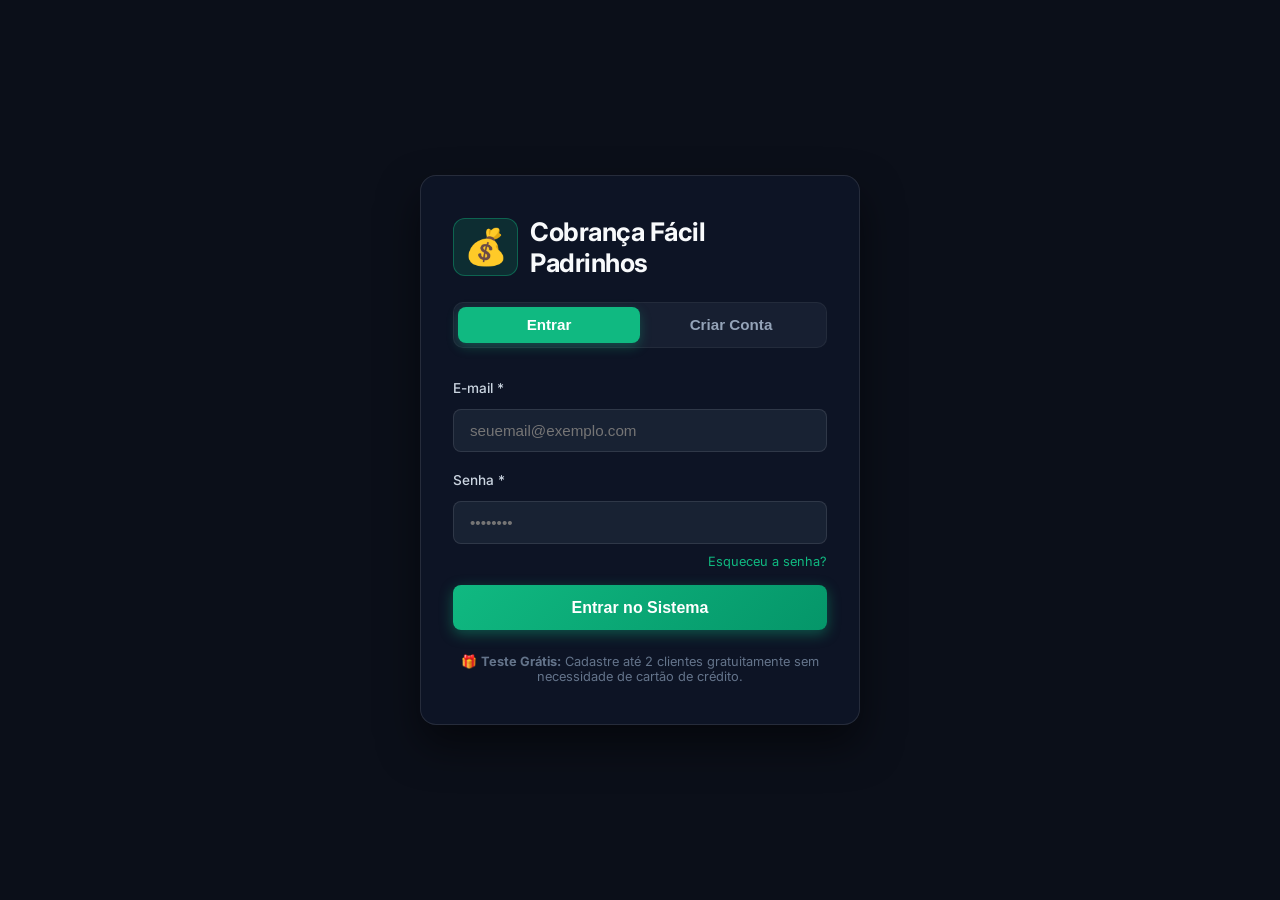
<file: frontend/index.html>
<!DOCTYPE html>
<html lang="pt-BR">
<head>
  <meta charset="UTF-8">
  <meta name="viewport" content="width=device-width, initial-scale=1.0, viewport-fit=cover">
  <meta name="mobile-web-app-capable" content="yes">
  <meta name="apple-mobile-web-app-capable" content="yes">
  <meta name="apple-mobile-web-app-status-bar-style" content="black-translucent">
  <meta name="apple-mobile-web-app-title" content="Cobrança Fácil">
  <meta name="application-name" content="Cobrança Fácil">
  <meta name="theme-color" content="#10b981">
  <meta name="msapplication-TileColor" content="#0b0f19">
  <meta name="msapplication-TileImage" content="/icons/icon-144x144.png">

  <!-- SEO -->
  <meta name="description" content="Gerencie empréstimos, carnês e cobranças de forma simples e segura. Ativação automática via Pix. SaaS para operadores de crédito.">
  <meta name="keywords" content="empréstimos, carnês, cobranças, gestão financeira, pix, crédito pessoal">
  <meta name="robots" content="noindex, nofollow">

  <!-- Open Graph -->
  <meta property="og:title" content="Cobrança Fácil Padrinhos">
  <meta property="og:description" content="Gestão de empréstimos e carnês com Pix automático.">
  <meta property="og:type" content="website">
  <meta property="og:image" content="/icons/icon-512x512.png">

  <title>Cobrança Fácil Padrinhos - Gestão de Empréstimos &amp; Carnês</title>

  <!-- PWA Manifest -->
  <link rel="manifest" href="/manifest.json">

  <!-- Favicons & Apple Touch Icons -->
  <link rel="icon" type="image/png" sizes="32x32" href="/favicon.ico">
  <link rel="apple-touch-icon" href="/icons/apple-touch-icon.png">
  <link rel="apple-touch-icon" sizes="152x152" href="/icons/icon-152x152.png">
  <link rel="apple-touch-icon" sizes="192x192" href="/icons/icon-192x192.png">

  <!-- Splash Screens iOS (opcionais) -->
  <meta name="apple-mobile-web-app-status-bar-style" content="black-translucent">

  <link rel="preconnect" href="https://fonts.googleapis.com">
  <link rel="preconnect" href="https://fonts.gstatic.com" crossorigin>
  <link href="https://fonts.googleapis.com/css2?family=Inter:wght@400;500;600;700&display=swap" rel="stylesheet">
  <link rel="stylesheet" href="css/style.css">
  <script>
    // Auth Check Immediate Script
    if (!localStorage.getItem('token')) {
      window.location.href = 'login.html';
    }
    // Registrar Service Worker para PWA
    if ('serviceWorker' in navigator) {
      window.addEventListener('load', () => {
        navigator.serviceWorker.register('/sw.js')
          .then(reg => console.log('[PWA] Service Worker registrado:', reg.scope))
          .catch(err => console.warn('[PWA] SW não registrado:', err));
      });
    }
  </script>
</head>
<body>

  <!-- Toast Notification Container -->
  <div id="toast-container" style="position: fixed; top: 20px; right: 20px; z-index: 9999; display: flex; flex-direction: column; gap: 10px;"></div>

  <!-- Sidebar -->
  <aside class="sidebar" style="display: flex; flex-direction: column; justify-content: space-between;">
    <div>
      <div class="brand">
        <div class="brand-icon">💰</div>
        <span>Cobrança Fácil Padrinhos</span>
      </div>

      <!-- Logged User Info Badge -->
      <div style="background: rgba(30, 41, 59, 0.7); border: 1px solid var(--border-color); border-radius: 8px; padding: 0.75rem 1rem; margin: 0 1rem 1.25rem 1rem;">
        <div style="font-size: 0.85rem; font-weight: 600; color: #f8fafc;" id="user-display-nome">Operador</div>
        <div style="font-size: 0.75rem; color: var(--text-muted);" id="user-display-email">...</div>
        <div style="margin-top: 0.4rem;" id="user-display-badge">
          <span class="badge badge-warning">Carregando...</span>
        </div>
      </div>

      <!-- REORGANIZAÇÃO DO MENU LATERAL: CLIENTES EM PRIMEIRO LUGAR -->
      <ul class="nav-list">
        <li class="nav-item active">
          <button data-tab="clientes">
            <span>👥</span> Clientes
          </button>
        </li>
        <li class="nav-item">
          <button data-tab="dashboard">
            <span>📊</span> Dashboard
          </button>
        </li>
        <li class="nav-item">
          <button data-tab="emprestimos">
            <span>📄</span> Empréstimos &amp; Carnês
          </button>
        </li>
        <li class="nav-item">
          <button data-tab="simulador">
            <span>🧮</span> Simulador
          </button>
        </li>
        <!-- ABA EXCLUSIVA ADMIN -->
        <li class="nav-item" id="nav-item-admin" style="display: none;">
          <button data-tab="admin" style="color: #a5b4fc;">
            <span>👑</span> Painel Admin
          </button>
        </li>
      </ul>
    </div>

    <!-- Botão de Sair -->
    <div style="padding: 1rem;">
      <button class="btn btn-secondary" onclick="logout()" style="width: 100%; display: flex; align-items: center; justify-content: center; gap: 0.5rem;">
        <span>🚪</span> Sair da Conta
      </button>
    </div>
  </aside>

  <!-- Main Content -->
  <main class="main-content">

    <!-- Banner de Aviso de Assinatura/Trial -->
    <div id="trial-alert-banner" style="display: none; background: linear-gradient(135deg, rgba(99,102,241,0.2) 0%, rgba(139,92,246,0.2) 100%); border: 1px solid rgba(99,102,241,0.4); border-radius: 10px; padding: 1rem 1.25rem; margin-bottom: 1.5rem; justify-content: space-between; align-items: center; flex-wrap: wrap; gap: 1rem;">
      <div>
        <strong style="color: #a5b4fc; font-size: 0.95rem;">🎁 Período de Teste Grátis Ativo</strong>
        <p style="font-size: 0.85rem; color: #cbd5e1; margin: 0.2rem 0 0 0;" id="trial-alert-text">Você está usando o plano de testes. Cadastre até 2 clientes gratuitamente.</p>
      </div>
      <button class="btn btn-primary" onclick="openModal('modal-upgrade')">⭐ Assinar Plano R$ 50/mês</button>
    </div>

    <!-- TAB 1: CLIENTES (AGORA ATIVA POR PADRÃO NO TOPO) -->
    <div id="tab-clientes" class="tab-content active">
      <div class="header">
        <div class="header-title">
          <h1>Gestão de Clientes</h1>
          <p>Cadastre, edite e gerencie a carteira de tomadores de empréstimos.</p>
        </div>
        <button class="btn btn-primary" onclick="openNovoClienteModal()">+ Cadastrar Cliente</button>
      </div>

      <div class="card">
        <div class="card-header">
          <input type="text" id="search-cliente" class="form-control" style="max-width: 340px;" placeholder="Buscar por Nome, CPF ou Instagram..." onkeyup="loadClientes()">
        </div>
        <div class="table-responsive">
          <table class="table">
            <thead>
              <tr>
                <th>ID</th>
                <th>Nome</th>
                <th>CPF</th>
                <th>Instagram</th>
                <th>Telefones / Contato Direct</th>
                <th>Status</th>
                <th class="text-right">Ações</th>
              </tr>
            </thead>
            <tbody id="tbody-clientes">
              <!-- Render via JS -->
            </tbody>
          </table>
        </div>
      </div>
    </div>

    <!-- TAB 2: DASHBOARD -->
    <div id="tab-dashboard" class="tab-content">
      <div class="header">
        <div class="header-title">
          <h1>Visão Geral da Carteira</h1>
          <p>Acompanhe métricas financeiras, clientes e recebimentos em tempo real.</p>
        </div>
        <button class="btn btn-primary" onclick="openNovoEmprestimoModal()">+ Novo Empréstimo</button>
      </div>

      <div class="stats-grid">
        <div class="stat-card">
          <div class="stat-icon emerald">👥</div>
          <div class="stat-info">
            <div class="stat-label">Clientes Ativos</div>
            <div class="stat-value" id="stat-clientes">0</div>
          </div>
        </div>

        <div class="stat-card">
          <div class="stat-icon indigo">📝</div>
          <div class="stat-info">
            <div class="stat-label">Empréstimos Ativos</div>
            <div class="stat-value" id="stat-emprestimos-ativos">0</div>
          </div>
        </div>

        <div class="stat-card">
          <div class="stat-icon emerald">💸</div>
          <div class="stat-info">
            <div class="stat-label">Total Emprestado</div>
            <div class="stat-value" id="stat-valor-emprestado">R$ 0,00</div>
          </div>
        </div>

        <div class="stat-card">
          <div class="stat-icon amber">⏳</div>
          <div class="stat-info">
            <div class="stat-label">A Receber</div>
            <div class="stat-value" id="stat-valor-receber">R$ 0,00</div>
          </div>
        </div>

        <div class="stat-card">
          <div class="stat-icon emerald">✅</div>
          <div class="stat-info">
            <div class="stat-label">Total Recebido</div>
            <div class="stat-value" id="stat-valor-recebido">R$ 0,00</div>
          </div>
        </div>

        <div class="stat-card">
          <div class="stat-icon rose">⚠️</div>
          <div class="stat-info">
            <div class="stat-label">Parcelas Vencidas</div>
            <div class="stat-value" id="stat-parcelas-vencidas">0</div>
          </div>
        </div>
      </div>
    </div>

    <!-- TAB 3: EMPRÉSTIMOS & CARNÊS -->
    <div id="tab-emprestimos" class="tab-content">
      <div class="header">
        <div class="header-title">
          <h1>Empréstimos e Carnês</h1>
          <p>Emissão de contratos, cálculo de parcelas e controle de pagamentos.</p>
        </div>
        <button class="btn btn-primary" onclick="openNovoEmprestimoModal()">+ Novo Empréstimo</button>
      </div>

      <div class="card">
        <div class="table-responsive">
          <table class="table">
            <thead>
              <tr>
                <th>Contrato</th>
                <th>Cliente</th>
                <th>Valor Emprestado</th>
                <th>Juros/Mês</th>
                <th>Modalidade</th>
                <th>Parcelas</th>
                <th>Status</th>
                <th class="text-right">Ações</th>
              </tr>
            </thead>
            <tbody id="tbody-emprestimos">
              <!-- Render via JS -->
            </tbody>
          </table>
        </div>
      </div>
    </div>

    <!-- TAB 4: SIMULADOR -->
    <div id="tab-simulador" class="tab-content">
      <div class="header">
        <div class="header-title">
          <h1>Simulador de Empréstimos</h1>
          <p>Calcule instantaneamente o valor das parcelas para cada modalidade.</p>
        </div>
      </div>

      <div class="card" style="max-width: 600px; margin: 0 auto;">
        <div class="form-group" style="margin-bottom: 1rem;">
          <label>Valor a Emprestar (R$)</label>
          <input type="number" id="sim-valor" class="form-control" value="1000" oninput="handleSimulacao()">
        </div>
        <div class="form-group" style="margin-bottom: 1rem;">
          <label>Taxa de Juros Mensal (%)</label>
          <input type="number" id="sim-taxa" class="form-control" value="5" step="0.5" oninput="handleSimulacao()">
        </div>
        <div class="form-group" style="margin-bottom: 1rem;">
          <label>Número de Parcelas (Meses)</label>
          <input type="number" id="sim-parcelas" class="form-control" value="6" oninput="handleSimulacao()">
        </div>
        <div class="form-group" style="margin-bottom: 1.5rem;">
          <label>Modalidade de Pagamento</label>
          <select id="sim-modalidade" class="form-control" onchange="handleSimulacao()">
            <option value="price">📊 Parcelado Normal (Tabela Price)</option>
            <option value="juros_final">💡 Apenas Juros Mensais + Capital no Final</option>
          </select>
        </div>

        <div style="background: rgba(15, 23, 42, 0.8); border: 1px solid var(--border-color); border-radius: 8px; padding: 1.25rem;">
          <div id="sim-aviso-juros-final" style="display:none; background: rgba(99,102,241,0.1); border: 1px solid rgba(99,102,241,0.4); border-radius: 6px; padding: 0.75rem; margin-bottom: 1rem; font-size: 0.82rem; color: #a5b4fc; line-height: 1.5;">
            💡 <strong>Modalidade Juros no Final:</strong> Você pagará mensalmente apenas os <strong>juros</strong>. O <strong>capital principal</strong> será devolvido integralmente na última parcela junto com os juros do mês.
          </div>
          <div style="display: flex; justify-content: space-between; margin-bottom: 0.75rem;">
            <span id="sim-label-parcela">Valor da Parcela Mensal (Juros):</span>
            <strong id="sim-res-parcela" style="color: var(--primary); font-size: 1.2rem;">R$ 0,00</strong>
          </div>
          <div style="display: flex; justify-content: space-between; margin-bottom: 0.75rem;" id="sim-linha-ultima" style="display:none;">
            <span>Valor da Última Parcela (Juros + Capital):</span>
            <strong id="sim-res-ultima" style="color: #f59e0b; font-size: 1.1rem;">R$ 0,00</strong>
          </div>
          <div style="display: flex; justify-content: space-between; margin-bottom: 0.75rem;">
            <span>Total de Juros:</span>
            <strong id="sim-res-juros">R$ 0,00</strong>
          </div>
          <div style="display: flex; justify-content: space-between; border-top: 1px solid var(--border-color); padding-top: 0.75rem;">
            <span>Valor Total a Pagar:</span>
            <strong id="sim-res-total" style="font-size: 1.1rem;">R$ 0,00</strong>
          </div>
        </div>
      </div>
    </div>

    <!-- TAB 5: PAINEL ADMIN EXCLUSIVO -->
    <div id="tab-admin" class="tab-content">
      <div class="header">
        <div class="header-title">
          <h1>👑 Painel Administrativo</h1>
          <p>Gerenciamento de operadores, assinaturas e controle de bloqueios.</p>
        </div>
        <button class="btn btn-secondary" onclick="loadAdminUsuarios()">🔄 Atualizar Lista</button>
      </div>

      <div class="card">
        <div class="table-responsive">
          <table class="table">
            <thead>
              <tr>
                <th>ID</th>
                <th>Nome</th>
                <th>E-mail</th>
                <th>Status Assinatura</th>
                <th>Clientes</th>
                <th>Empréstimos</th>
                <th>Cadastro</th>
                <th class="text-right">Ações</th>
              </tr>
            </thead>
            <tbody id="tbody-admin-usuarios">
              <!-- Render via JS -->
            </tbody>
          </table>
        </div>
      </div>
    </div>

  </main>

  <!-- MODAL: NOVO CLIENTE -->
  <div id="modal-novo-cliente" class="modal-backdrop">
    <div class="modal" style="max-width: 580px;">
      <div class="modal-header">
        <h3 class="modal-title">Cadastrar Novo Cliente</h3>
        <button class="modal-close" onclick="closeModal('modal-novo-cliente')">&times;</button>
      </div>
      <form onsubmit="handleSalvarCliente(event)">
        <div class="form-grid" style="margin-bottom: 1rem;">
          <div class="form-group">
            <label>Nome Completo *</label>
            <input type="text" name="nome" class="form-control" required placeholder="Ex: João da Silva">
          </div>
          <div class="form-group">
            <label>CPF *</label>
            <input type="text" name="cpf" class="form-control" required placeholder="000.000.000-00">
          </div>
        </div>

        <div class="form-group" style="margin-bottom: 1rem;">
          <label>📷 Perfil do Instagram</label>
          <input type="text" name="instagram" class="form-control" placeholder="@usuario ou https://instagram.com/usuario">
        </div>

        <div style="background: rgba(30, 41, 59, 0.5); border: 1px solid var(--border-color); border-radius: 8px; padding: 0.85rem; margin-bottom: 1rem;">
          <label style="font-weight: 600; color: var(--primary); display: block; margin-bottom: 0.5rem; font-size: 0.85rem;">📞 Telefones de Contato:</label>
          
          <div class="form-group" style="margin-bottom: 0.6rem;">
            <label style="font-size: 0.8rem;">Telefone Principal (WhatsApp):</label>
            <input type="text" name="telefone" class="form-control" placeholder="(11) 99999-1111">
          </div>
          
          <div class="form-group" style="margin-bottom: 0.6rem;">
            <label style="font-size: 0.8rem;">Telefone Secundário / Parente 1:</label>
            <input type="text" name="telefone_2" class="form-control" placeholder="(11) 98888-2222 (Mãe/Esposa)">
          </div>

          <div class="form-group">
            <label style="font-size: 0.8rem;">Telefone Parente 2 / Recado:</label>
            <input type="text" name="telefone_3" class="form-control" placeholder="(11) 97777-3333 (Irmão/Trabalho)">
          </div>
        </div>

        <div class="form-group" style="margin-bottom: 1rem;">
          <label>Endereço Residencial</label>
          <input type="text" name="endereco" class="form-control" placeholder="Rua, Número, Bairro, Cidade">
        </div>
        <div class="form-group" style="margin-bottom: 1.5rem;">
          <label>Observações</label>
          <textarea name="observacoes" class="form-control" rows="2" placeholder="Ex: Ponto de referência, dados adicionais..."></textarea>
        </div>
        <div class="text-right">
          <button type="button" class="btn btn-secondary" onclick="closeModal('modal-novo-cliente')">Cancelar</button>
          <button type="submit" class="btn btn-primary">Salvar Cliente</button>
        </div>
      </form>
    </div>
  </div>

  <!-- MODAL: EDITAR CLIENTE -->
  <div id="modal-editar-cliente" class="modal-backdrop">
    <div class="modal" style="max-width: 580px;">
      <div class="modal-header">
        <h3 class="modal-title">✏️ Editar Cliente</h3>
        <button class="modal-close" onclick="closeModal('modal-editar-cliente')">&times;</button>
      </div>
      <form onsubmit="handleAtualizarCliente(event)">
        <input type="hidden" id="edit-cliente-id">
        <div class="form-grid" style="margin-bottom: 1rem;">
          <div class="form-group">
            <label>Nome Completo *</label>
            <input type="text" id="edit-cliente-nome" class="form-control" required>
          </div>
          <div class="form-group">
            <label>CPF *</label>
            <input type="text" id="edit-cliente-cpf" class="form-control" required>
          </div>
        </div>

        <div class="form-group" style="margin-bottom: 1rem;">
          <label>📷 Perfil do Instagram</label>
          <input type="text" id="edit-cliente-instagram" class="form-control" placeholder="@usuario">
        </div>

        <div style="background: rgba(30, 41, 59, 0.5); border: 1px solid var(--border-color); border-radius: 8px; padding: 0.85rem; margin-bottom: 1rem;">
          <label style="font-weight: 600; color: var(--primary); display: block; margin-bottom: 0.5rem; font-size: 0.85rem;">📞 Telefones de Contato:</label>
          
          <div class="form-group" style="margin-bottom: 0.6rem;">
            <label style="font-size: 0.8rem;">Telefone Principal (WhatsApp):</label>
            <input type="text" id="edit-cliente-telefone" class="form-control">
          </div>
          
          <div class="form-group" style="margin-bottom: 0.6rem;">
            <label style="font-size: 0.8rem;">Telefone Secundário / Parente 1:</label>
            <input type="text" id="edit-cliente-telefone-2" class="form-control">
          </div>

          <div class="form-group">
            <label style="font-size: 0.8rem;">Telefone Parente 2 / Recado:</label>
            <input type="text" id="edit-cliente-telefone-3" class="form-control">
          </div>
        </div>

        <div class="form-group" style="margin-bottom: 1rem;">
          <label>Endereço Residencial</label>
          <input type="text" id="edit-cliente-endereco" class="form-control">
        </div>
        <div class="form-group" style="margin-bottom: 1.5rem;">
          <label>Observações</label>
          <textarea id="edit-cliente-observacoes" class="form-control" rows="2"></textarea>
        </div>
        <div class="text-right">
          <button type="button" class="btn btn-secondary" onclick="closeModal('modal-editar-cliente')">Cancelar</button>
          <button type="submit" class="btn btn-primary">Salvar Alterações</button>
        </div>
      </form>
    </div>
  </div>

  <!-- MODAL: SELECIONAR TELEFONE DE COBRANÇA WHATSAPP -->
  <div id="modal-selecionar-telefone" class="modal-backdrop">
    <div class="modal" style="max-width: 440px;">
      <div class="modal-header">
        <h3 class="modal-title">📱 Selecionar Telefone para WhatsApp</h3>
        <button class="modal-close" onclick="closeModal('modal-selecionar-telefone')">&times;</button>
      </div>
      <div style="padding: 0.5rem 0;">
        <p style="color: #cbd5e1; font-size: 0.9rem; margin-bottom: 1.25rem;">Escolha para qual dos números do cliente deseja enviar a mensagem de cobrança:</p>
        <div id="lista-telefones-cobranca" style="display: flex; flex-direction: column; gap: 0.75rem;">
          <!-- Render via JS -->
        </div>
        <div class="text-right" style="margin-top: 1.5rem;">
          <button class="btn btn-secondary" onclick="closeModal('modal-selecionar-telefone')">Cancelar</button>
        </div>
      </div>
    </div>
  </div>

  <!-- MODAL: NOVO EMPRÉSTIMO -->
  <div id="modal-novo-emprestimo" class="modal-backdrop">
    <div class="modal">
      <div class="modal-header">
        <h3 class="modal-title">Novo Empréstimo &amp; Carnê</h3>
        <button class="modal-close" onclick="closeModal('modal-novo-emprestimo')">&times;</button>
      </div>
      <form onsubmit="handleSalvarEmprestimo(event)">
        <div class="form-group" style="margin-bottom: 1rem;">
          <label>Cliente *</label>
          <select id="emp-cliente-select" name="cliente_id" class="form-control" required>
            <!-- Select list via JS -->
          </select>
        </div>
        <div class="form-group" style="margin-bottom: 1rem;">
          <label>Modalidade de Pagamento *</label>
          <select name="modalidade" id="emp-modalidade-select" class="form-control" required onchange="onModalidadeChange()">
            <option value="price">📊 Parcelado Normal (Tabela Price)</option>
            <option value="juros_final">💡 Apenas Juros Mensais + Capital no Final</option>
          </select>
        </div>
        <div id="info-juros-final" style="display:none; background: rgba(99,102,241,0.1); border: 1px solid rgba(99,102,241,0.4); border-radius: 6px; padding: 0.75rem; margin-bottom: 1rem; font-size: 0.82rem; color: #a5b4fc; line-height: 1.6;">
          💡 <strong>Como funciona:</strong> O devedor paga apenas os <strong>juros mensais</strong> durante o período. Na <strong>última parcela</strong>, paga os juros do mês <strong>+ o valor principal completo</strong>.
        </div>
        <div class="form-grid" style="margin-bottom: 1rem;">
          <div class="form-group">
            <label>Valor Principal (R$) *</label>
            <input type="number" name="valor_principal" class="form-control" step="0.01" required placeholder="1000.00">
          </div>
          <div class="form-group">
            <label>Taxa de Juros Mensal (%) *</label>
            <input type="number" name="taxa_juros" class="form-control" step="0.1" value="5" required>
          </div>
        </div>
        <div class="form-group" style="margin-bottom: 1rem;">
          <label>Número de Parcelas *</label>
          <input type="number" name="num_parcelas" class="form-control" value="6" required>
        </div>
        <div class="form-group" style="margin-bottom: 1.5rem;">
          <label>Descrição / Finalidade</label>
          <input type="text" name="descricao" class="form-control" placeholder="Ex: Empréstimo pessoal para reforma">
        </div>
        <div class="text-right">
          <button type="button" class="btn btn-secondary" onclick="closeModal('modal-novo-emprestimo')">Cancelar</button>
          <button type="submit" class="btn btn-primary">Gerar Empréstimo &amp; Carnê</button>
        </div>
      </form>
    </div>
  </div>

  <!-- MODAL: VISUALIZAR CARNÊ -->
  <div id="modal-carne" class="modal-backdrop">
    <div class="modal" style="max-width: 860px;">
      <div class="modal-header">
        <h3 class="modal-title">Carnê de Pagamento</h3>
        <button class="modal-close" onclick="closeModal('modal-carne')">&times;</button>
      </div>

      <div id="print-area">
        <div style="background: rgba(15, 23, 42, 0.5); border: 1px solid var(--border-color); border-radius: 8px; padding: 1rem; margin-bottom: 1.25rem;">
          <h4 id="carne-cliente-nome" style="font-size: 1.2rem; color: var(--primary);">Cliente</h4>
          <p id="carne-info-resumo" style="color: var(--text-muted); font-size: 0.9rem;"></p>
          <p id="carne-info-modalidade" style="font-size: 0.82rem; margin-top: 0.4rem;"></p>
        </div>

        <div id="carne-aviso-juros-final" style="display:none; background: rgba(99,102,241,0.1); border: 1px solid rgba(99,102,241,0.4); border-radius: 6px; padding: 0.75rem; margin-bottom: 1rem; font-size: 0.82rem; color: #a5b4fc; line-height: 1.5;">
          💡 <strong>Modalidade Juros no Final:</strong> As parcelas mensais correspondem apenas aos <strong>juros</strong>. A <strong>última parcela</strong> inclui os juros do mês + devolução integral do <strong>capital principal</strong>.
        </div>

        <h4 style="margin-bottom: 0.75rem;">Parcelas do Carnê</h4>
        <div class="table-responsive">
          <table class="table">
            <thead>
              <tr>
                <th>Nº</th>
                <th>Valor</th>
                <th id="carne-th-juros" style="display:none;">Juros</th>
                <th id="carne-th-amort" style="display:none;">Amortização</th>
                <th>Vencimento</th>
                <th>Status</th>
                <th class="text-right">Ações</th>
              </tr>
            </thead>
            <tbody id="carne-parcelas-tbody">
              <!-- Render via JS -->
            </tbody>
          </table>
        </div>
      </div>

      <div class="text-right mt-3">
        <button class="btn btn-secondary" onclick="imprimirCarne()">🖨️ Imprimir Carnê</button>
        <button class="btn btn-primary" onclick="closeModal('modal-carne')">Fechar</button>
      </div>
    </div>
  </div>

  <!-- MODAL: LIMITE DE TRIAL ALCANÇADO / ASSINATURA & PAGAMENTO -->
  <div id="modal-upgrade" class="modal-backdrop">
    <div class="modal" style="max-width: 580px;">
      <div class="modal-header">
        <h3 class="modal-title" style="color: #f59e0b; display: flex; align-items: center; gap: 0.5rem;">
          <span>🚀</span> Assinatura do Sistema - R$ 50,00/mês
        </h3>
        <button class="modal-close" onclick="closeModal('modal-upgrade')">&times;</button>
      </div>
      <div style="padding: 0.5rem 0;">
        <div style="background: rgba(245, 158, 11, 0.1); border: 1px solid rgba(245, 158, 11, 0.3); border-radius: 10px; padding: 1rem; margin-bottom: 1.25rem; text-align: center;">
          <h4 style="color: #fef08a; margin-top: 0; font-size: 1.05rem;">Liberar Acesso Ilimitado à Carteira e Clientes</h4>
          <p style="color: #cbd5e1; font-size: 0.85rem; margin: 0.3rem 0 0 0;">
            Acesso completo sem limites de cadastros, empréstimos, carnês e suporte com backup.
          </p>
        </div>

        <!-- Abas de Escolha do Método de Pagamento da Assinatura -->
        <div style="display: flex; gap: 0.5rem; margin-bottom: 1.25rem; background: rgba(30, 41, 59, 0.6); padding: 4px; border-radius: 8px;">
          <button type="button" id="tab-btn-pay-pix" onclick="switchPayTab('pix')" class="btn btn-secondary" style="flex: 1; border-color: var(--primary); color: #fff;">
            ⚡ Pagar via PIX
          </button>
          <button type="button" id="tab-btn-pay-card" onclick="switchPayTab('card')" class="btn btn-secondary" style="flex: 1;">
            💳 Cartão de Crédito / Débito
          </button>
        </div>

        <!-- CONTEÚDO PIX -->
        <div id="pay-content-pix">
          <div style="background: rgba(15, 23, 42, 0.8); border: 1px dashed var(--primary); border-radius: 10px; padding: 1.25rem; text-align: center; margin-bottom: 1.25rem;">
            <div style="font-size: 0.85rem; color: #cbd5e1; margin-bottom: 0.6rem; font-weight: 600;">
              Chave PIX / QR Code Dinâmico (Asaas Gateway):
            </div>

            <!-- Container da Cobrança Dinâmica Pix via Asaas -->
            <div id="pix-cobranca-dinamica" style="margin-top: 0.5rem;">
              <!-- Renderizado dinamicamente via app.js -->
            </div>

            <div style="font-size: 0.78rem; color: #94a3b8; margin-top: 0.85rem; line-height: 1.4;">
              🤖 <strong>Ativação Automática:</strong> Assim que a transferência Pix for confirmada pelo banco, o Webhook do Asaas ativará sua conta instantaneamente.
            </div>
          </div>
          <div class="text-right" style="display: flex; justify-content: flex-end; gap: 0.5rem;">
            <button class="btn btn-secondary" onclick="closeModal('modal-upgrade')">Cancelar</button>
            <a class="btn btn-whatsapp" href="https://wa.me/5511999999999?text=Ol%C3%A1!%20Realizei%20o%20pagamento%20da%20assinatura%20do%20Cobranc%C3%A1%20F%C3%A1cil%20Padrinhos%20via%20PIX%20e%20gostaria%20de%20ativar." target="_blank">📱 Falar com Suporte WhatsApp</a>
          </div>
        </div>

        <!-- CONTEÚDO CARTÃO DE CRÉDITO / DÉBITO -->
        <div id="pay-content-card" style="display: none;">
          <!-- Bandeiras Aceitas -->
          <div style="display: flex; align-items: center; justify-content: space-between; background: rgba(30, 41, 59, 0.4); padding: 0.6rem 0.8rem; border-radius: 6px; margin-bottom: 1rem;">
            <span style="font-size: 0.8rem; color: #cbd5e1;">Bandeiras aceitas:</span>
            <div style="display: flex; gap: 0.5rem; font-size: 0.8rem; font-weight: 700;">
              <span style="background: #1a1f71; color: #fff; padding: 2px 6px; border-radius: 4px;">VISA</span>
              <span style="background: #eb001b; color: #fff; padding: 2px 6px; border-radius: 4px;">Mastercard</span>
              <span style="background: #ff5f00; color: #fff; padding: 2px 6px; border-radius: 4px;">Elo</span>
              <span style="background: #004a99; color: #fff; padding: 2px 6px; border-radius: 4px;">Hipercard</span>
            </div>
          </div>

          <form onsubmit="handlePagamentoCartaoAssinatura(event)">
            <div id="card-pay-alert" style="display: none; margin-bottom: 0.8rem; padding: 0.6rem 0.8rem; font-size: 0.85rem;" class="badge badge-danger"></div>

            <div class="form-group" style="margin-bottom: 0.8rem;">
              <label style="font-size: 0.8rem;">Tipo de Cartão *</label>
              <select id="card-tipo" class="form-control" style="padding: 0.5rem 0.75rem;">
                <option value="credito">💳 Cartão de Crédito (Visa / Mastercard / Elo)</option>
                <option value="debito">💳 Cartão de Débito (Visa Electron / Maestro)</option>
              </select>
            </div>

            <div class="form-group" style="margin-bottom: 0.8rem;">
              <label style="font-size: 0.8rem;">Número do Cartão *</label>
              <div style="position: relative;">
                <input type="text" id="card-numero" class="form-control" placeholder="0000 0000 0000 0000" maxlength="19" required oninput="formatarNumeroCartao(this)">
                <span id="card-brand-badge" style="position: absolute; right: 10px; top: 50%; transform: translateY(-50%); font-size: 0.75rem; font-weight: 700; color: var(--primary);"></span>
              </div>
            </div>

            <div class="form-group" style="margin-bottom: 0.8rem;">
              <label style="font-size: 0.8rem;">Nome Impresso no Cartão *</label>
              <input type="text" id="card-nome" class="form-control" placeholder="COMO ESTÁ NO CARTÃO" required style="text-transform: uppercase;">
            </div>

            <div class="form-grid" style="margin-bottom: 1.25rem;">
              <div class="form-group">
                <label style="font-size: 0.8rem;">Validade (MM/AA) *</label>
                <input type="text" id="card-validade" class="form-control" placeholder="12/28" maxlength="5" required oninput="formatarValidadeCartao(this)">
              </div>
              <div class="form-group">
                <label style="font-size: 0.8rem;">CVV / Código de Segurança *</label>
                <input type="password" id="card-cvv" class="form-control" placeholder="123" maxlength="4" required>
              </div>
            </div>

            <div class="text-right" style="display: flex; justify-content: flex-end; gap: 0.5rem;">
              <button type="button" class="btn btn-secondary" onclick="closeModal('modal-upgrade')">Cancelar</button>
              <button type="submit" id="btn-submit-cartao" class="btn btn-primary">
                🔒 Pagar R$ 50,00 e Ativar Agora
              </button>
            </div>
          </form>
        </div>
      </div>
    </div>
  </div>

  <!-- MODAL: BAIXAR PAGAMENTO DA PARCELA COM MÉTODOS (PIX, DINHEIRO, CARTÃO CRÉDITO/DÉBITO) -->
  <div id="modal-baixar-pagamento" class="modal-backdrop">
    <div class="modal" style="max-width: 480px;">
      <div class="modal-header">
        <h3 class="modal-title">💰 Registar Pagamento de Parcela</h3>
        <button class="modal-close" onclick="closeModal('modal-baixar-pagamento')">&times;</button>
      </div>
      <form onsubmit="handleConfirmarPagamentoParcela(event)">
        <input type="hidden" id="pay-emprestimo-id">
        <input type="hidden" id="pay-parcela-id">

        <div style="background: rgba(30, 41, 59, 0.6); border: 1px solid var(--border-color); border-radius: 8px; padding: 0.85rem; margin-bottom: 1rem;">
          <div style="font-size: 0.8rem; color: var(--text-muted);">Valor da Parcela:</div>
          <strong id="pay-modal-valor" style="font-size: 1.25rem; color: var(--primary);">R$ 0,00</strong>
        </div>

        <div class="form-group" style="margin-bottom: 1rem;">
          <label style="font-weight: 600; color: #f8fafc; font-size: 0.85rem;">Forma de Pagamento Utilizada *</label>
          <select id="pay-metodo-select" class="form-control" required style="padding: 0.6rem 0.8rem;">
            <option value="pix">⚡ Pix Instantâneo</option>
            <option value="dinheiro">💵 Dinheiro (Espécie)</option>
            <option value="cartao_credito">💳 Cartão de Crédito (Visa / Mastercard)</option>
            <option value="cartao_debito">💳 Cartão de Débito (Maestro / Visa Electron)</option>
          </select>
        </div>

        <div class="form-group" style="margin-bottom: 1.25rem;">
          <label style="font-size: 0.8rem;">Valor Pago (R$)</label>
          <input type="number" id="pay-valor-pago" class="form-control" step="0.01" required>
        </div>

        <div class="form-group" style="margin-bottom: 1.5rem;">
          <label style="font-size: 0.8rem;">Observação / Comprovante (opcional)</label>
          <input type="text" id="pay-observacao" class="form-control" placeholder="Ex: Pago via maquininha / comprovante Pix">
        </div>

        <div class="text-right" style="display: flex; justify-content: flex-end; gap: 0.5rem;">
          <button type="button" class="btn btn-secondary" onclick="closeModal('modal-baixar-pagamento')">Cancelar</button>
          <button type="submit" class="btn btn-primary">✅ Confirmar Baixa</button>
        </div>
      </form>
    </div>
  </div>

  <script src="js/app.js"></script>
</body>
</html>
</file>
<file: frontend/css/style.css>
:root {
  --font-family: 'Inter', -apple-system, BlinkMacSystemFont, "Segoe UI", Roboto, sans-serif;
  --bg-color: #0f172a;
  --bg-card: rgba(30, 41, 59, 0.7);
  --bg-card-hover: rgba(30, 41, 59, 0.9);
  --border-color: rgba(255, 255, 255, 0.08);
  --border-focus: #10b981;
  --text-main: #f8fafc;
  --text-muted: #94a3b8;
  --primary: #10b981;
  --primary-hover: #059669;
  --primary-light: rgba(16, 185, 129, 0.15);
  --secondary: #6366f1;
  --warning: #f59e0b;
  --danger: #ef4444;
  --danger-light: rgba(239, 68, 68, 0.15);
  --success: #10b981;
  --shadow-sm: 0 2px 4px rgba(0,0,0,0.2);
  --shadow-lg: 0 10px 25px -5px rgba(0,0,0,0.5);
  --glass-bg: rgba(15, 23, 42, 0.75);
  --backdrop-blur: blur(12px);
  --radius: 12px;
}

* {
  box-sizing: border-box;
  margin: 0;
  padding: 0;
}

body {
  font-family: var(--font-family);
  background-color: var(--bg-color);
  color: var(--text-main);
  background-image: 
    radial-gradient(at 0% 0%, rgba(16, 185, 129, 0.08) 0px, transparent 50%),
    radial-gradient(at 100% 100%, rgba(99, 102, 241, 0.08) 0px, transparent 50%);
  background-attachment: fixed;
  min-height: 100vh;
  display: flex;
}

/* Sidebar */
.sidebar {
  width: 260px;
  background: var(--glass-bg);
  backdrop-filter: var(--backdrop-blur);
  border-right: 1px solid var(--border-color);
  padding: 2rem 1.5rem;
  display: flex;
  flex-direction: column;
  height: 100vh;
  position: fixed;
  left: 0;
  top: 0;
  z-index: 100;
}

.brand {
  display: flex;
  align-items: center;
  gap: 0.75rem;
  font-size: 1.25rem;
  font-weight: 700;
  color: var(--text-main);
  margin-bottom: 2.5rem;
}

.brand-icon {
  width: 40px;
  height: 40px;
  background: linear-gradient(135deg, var(--primary), var(--secondary));
  border-radius: 10px;
  display: flex;
  align-items: center;
  justify-content: center;
  font-size: 1.25rem;
  box-shadow: 0 4px 12px rgba(16, 185, 129, 0.3);
}

.nav-list {
  list-style: none;
  display: flex;
  flex-direction: column;
  gap: 0.5rem;
}

.nav-item button {
  width: 100%;
  background: transparent;
  border: none;
  color: var(--text-muted);
  padding: 0.75rem 1rem;
  border-radius: var(--radius);
  font-size: 0.95rem;
  font-weight: 500;
  display: flex;
  align-items: center;
  gap: 0.75rem;
  cursor: pointer;
  transition: all 0.2s ease;
}

.nav-item button:hover {
  color: var(--text-main);
  background: rgba(255, 255, 255, 0.05);
}

.nav-item.active button {
  color: #ffffff;
  background: linear-gradient(90deg, var(--primary-light), transparent);
  border-left: 3px solid var(--primary);
}

/* Main Content */
.main-content {
  margin-left: 260px;
  flex: 1;
  padding: 2rem;
  max-width: 1400px;
}

.header {
  display: flex;
  justify-content: space-between;
  align-items: center;
  margin-bottom: 2rem;
}

.header-title h1 {
  font-size: 1.75rem;
  font-weight: 700;
  margin-bottom: 0.25rem;
}

.header-title p {
  color: var(--text-muted);
  font-size: 0.9rem;
}

/* Status Cards Grid */
.stats-grid {
  display: grid;
  grid-template-columns: repeat(auto-fit, minmax(220px, 1fr));
  gap: 1.25rem;
  margin-bottom: 2rem;
}

.stat-card {
  background: var(--bg-card);
  border: 1px solid var(--border-color);
  border-radius: var(--radius);
  padding: 1.25rem;
  display: flex;
  align-items: center;
  gap: 1rem;
  backdrop-filter: blur(8px);
  transition: transform 0.2s, border-color 0.2s;
}

.stat-card:hover {
  transform: translateY(-2px);
  border-color: rgba(255, 255, 255, 0.15);
}

.stat-icon {
  width: 48px;
  height: 48px;
  border-radius: 12px;
  display: flex;
  align-items: center;
  justify-content: center;
  font-size: 1.4rem;
}

.stat-icon.emerald { background: rgba(16, 185, 129, 0.15); color: #34d399; }
.stat-icon.indigo { background: rgba(99, 102, 241, 0.15); color: #818cf8; }
.stat-icon.amber { background: rgba(245, 158, 11, 0.15); color: #fbbf24; }
.stat-icon.rose { background: rgba(239, 68, 68, 0.15); color: #f87171; }

.stat-info .stat-value {
  font-size: 1.4rem;
  font-weight: 700;
  margin-top: 0.2rem;
}

.stat-info .stat-label {
  color: var(--text-muted);
  font-size: 0.85rem;
}

/* Sections */
.tab-content {
  display: none;
}

.tab-content.active {
  display: block;
  animation: fadeIn 0.3s ease-in-out;
}

@keyframes fadeIn {
  from { opacity: 0; transform: translateY(6px); }
  to { opacity: 1; transform: translateY(0); }
}

/* Card Container */
.card {
  background: var(--bg-card);
  border: 1px solid var(--border-color);
  border-radius: var(--radius);
  padding: 1.5rem;
  margin-bottom: 1.5rem;
  backdrop-filter: blur(8px);
}

.card-header {
  display: flex;
  justify-content: space-between;
  align-items: center;
  margin-bottom: 1.25rem;
}

.card-title {
  font-size: 1.15rem;
  font-weight: 600;
}

/* Buttons */
.btn {
  padding: 0.65rem 1.2rem;
  border-radius: 8px;
  font-weight: 600;
  font-size: 0.9rem;
  border: none;
  cursor: pointer;
  display: inline-flex;
  align-items: center;
  gap: 0.5rem;
  transition: all 0.2s;
}

.btn-primary {
  background: var(--primary);
  color: #000000;
}

.btn-primary:hover {
  background: var(--primary-hover);
  color: #ffffff;
  box-shadow: 0 4px 12px rgba(16, 185, 129, 0.3);
}

.btn-secondary {
  background: rgba(255, 255, 255, 0.08);
  color: var(--text-main);
}

.btn-secondary:hover {
  background: rgba(255, 255, 255, 0.15);
}

.btn-danger {
  background: var(--danger-light);
  color: var(--danger);
}

.btn-danger:hover {
  background: var(--danger);
  color: #ffffff;
}

.btn-whatsapp {
  background: #25d366;
  color: #ffffff;
}

.btn-whatsapp:hover {
  background: #1da851;
  color: #ffffff;
  box-shadow: 0 4px 12px rgba(37, 211, 102, 0.35);
}

.btn-sm {
  padding: 0.4rem 0.8rem;
  font-size: 0.8rem;
  border-radius: 6px;
}

/* Form inputs */
.form-grid {
  display: grid;
  grid-template-columns: repeat(auto-fit, minmax(240px, 1fr));
  gap: 1.25rem;
}

.form-group {
  display: flex;
  flex-direction: column;
  gap: 0.4rem;
}

.form-group label {
  font-size: 0.85rem;
  color: var(--text-muted);
  font-weight: 500;
}

.form-control {
  background: rgba(15, 23, 42, 0.6);
  border: 1px solid var(--border-color);
  border-radius: 8px;
  padding: 0.65rem 0.9rem;
  color: var(--text-main);
  font-size: 0.95rem;
  outline: none;
  transition: border-color 0.2s;
}

.form-control:focus {
  border-color: var(--primary);
  box-shadow: 0 0 0 2px rgba(16, 185, 129, 0.2);
}

select.form-control {
  cursor: pointer;
}

/* Tables */
.table-responsive {
  width: 100%;
  overflow-x: auto;
}

.table {
  width: 100%;
  border-collapse: collapse;
  text-align: left;
  font-size: 0.9rem;
}

.table th {
  background: rgba(15, 23, 42, 0.5);
  color: var(--text-muted);
  font-weight: 600;
  padding: 0.85rem 1rem;
  border-bottom: 1px solid var(--border-color);
}

.table td {
  padding: 0.85rem 1rem;
  border-bottom: 1px solid var(--border-color);
  vertical-align: middle;
}

.table tbody tr:hover {
  background: rgba(255, 255, 255, 0.02);
}

/* Badges */
.badge {
  padding: 0.25rem 0.6rem;
  border-radius: 20px;
  font-size: 0.75rem;
  font-weight: 600;
  display: inline-block;
}

.badge-success { background: rgba(16, 185, 129, 0.15); color: #34d399; }
.badge-warning { background: rgba(245, 158, 11, 0.15); color: #fbbf24; }
.badge-danger { background: rgba(239, 68, 68, 0.15); color: #f87171; }

/* Modals */
.modal-backdrop {
  position: fixed;
  top: 0;
  left: 0;
  width: 100vw;
  height: 100vh;
  background: rgba(0, 0, 0, 0.75);
  backdrop-filter: blur(4px);
  display: flex;
  align-items: center;
  justify-content: center;
  z-index: 1000;
  opacity: 0;
  pointer-events: none;
  transition: opacity 0.2s ease;
}

.modal-backdrop.active {
  opacity: 1;
  pointer-events: auto;
}

.modal {
  background: #1e293b;
  border: 1px solid var(--border-color);
  border-radius: var(--radius);
  width: 90%;
  max-width: 650px;
  max-height: 90vh;
  overflow-y: auto;
  padding: 1.75rem;
  box-shadow: var(--shadow-lg);
}

.modal-header {
  display: flex;
  justify-content: space-between;
  align-items: center;
  margin-bottom: 1.25rem;
}

.modal-close {
  background: transparent;
  border: none;
  color: var(--text-muted);
  font-size: 1.5rem;
  cursor: pointer;
}

/* Printable Carnê */
@media print {
  body * {
    visibility: hidden;
  }
  #print-area, #print-area * {
    visibility: visible;
  }
  #print-area {
    position: absolute;
    left: 0;
    top: 0;
    width: 100%;
    color: #000;
    background: #fff;
  }
}

.carne-ticket {
  background: #ffffff;
  color: #1e293b;
  border: 2px dashed #cbd5e1;
  border-radius: 8px;
  padding: 1.25rem;
  margin-bottom: 1rem;
}

.carne-header {
  display: flex;
  justify-content: space-between;
  border-bottom: 2px solid #e2e8f0;
  padding-bottom: 0.5rem;
  margin-bottom: 0.75rem;
}

.carne-body {
  display: grid;
  grid-template-columns: 1fr 1fr;
  gap: 0.5rem;
  font-size: 0.85rem;
}

/* Utilities */
.text-right { text-align: right; }
.mt-3 { margin-top: 1rem; }
.gap-2 { gap: 0.5rem; }
.flex { display: flex; }
</file>
